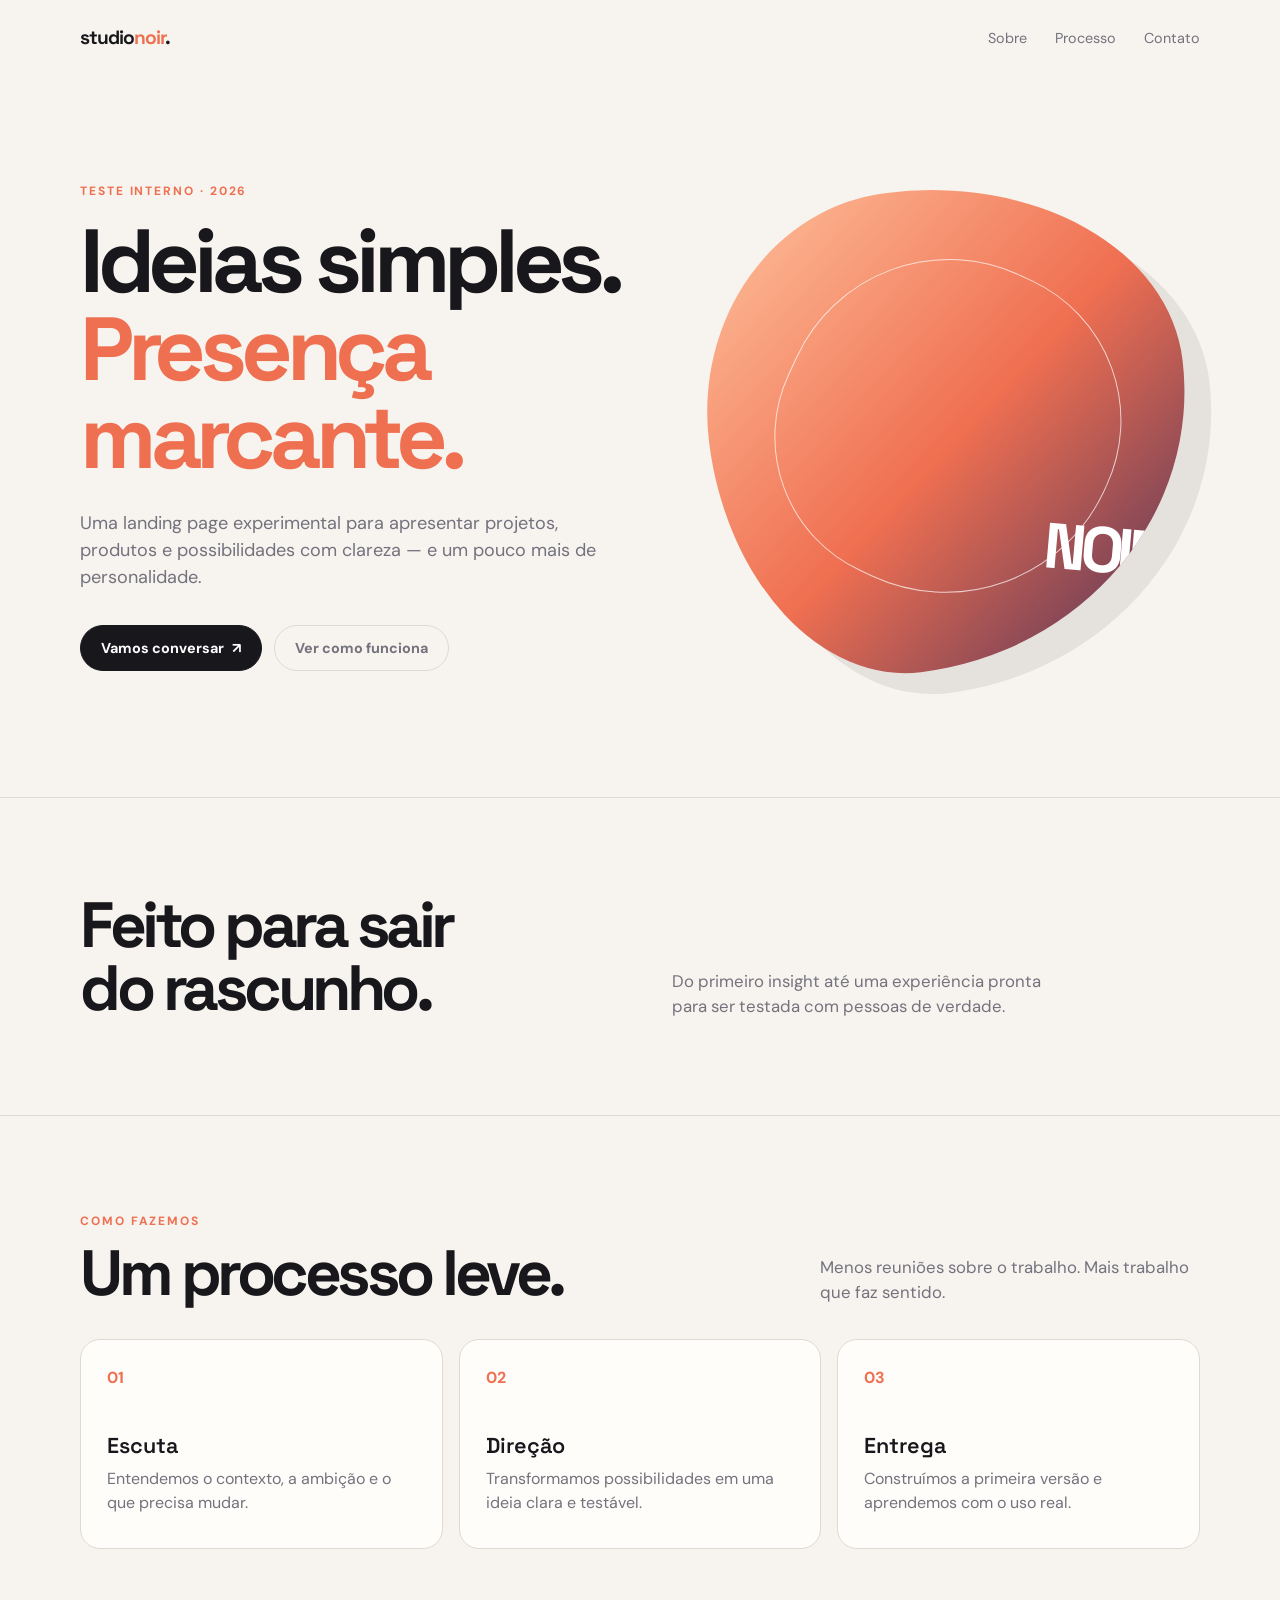
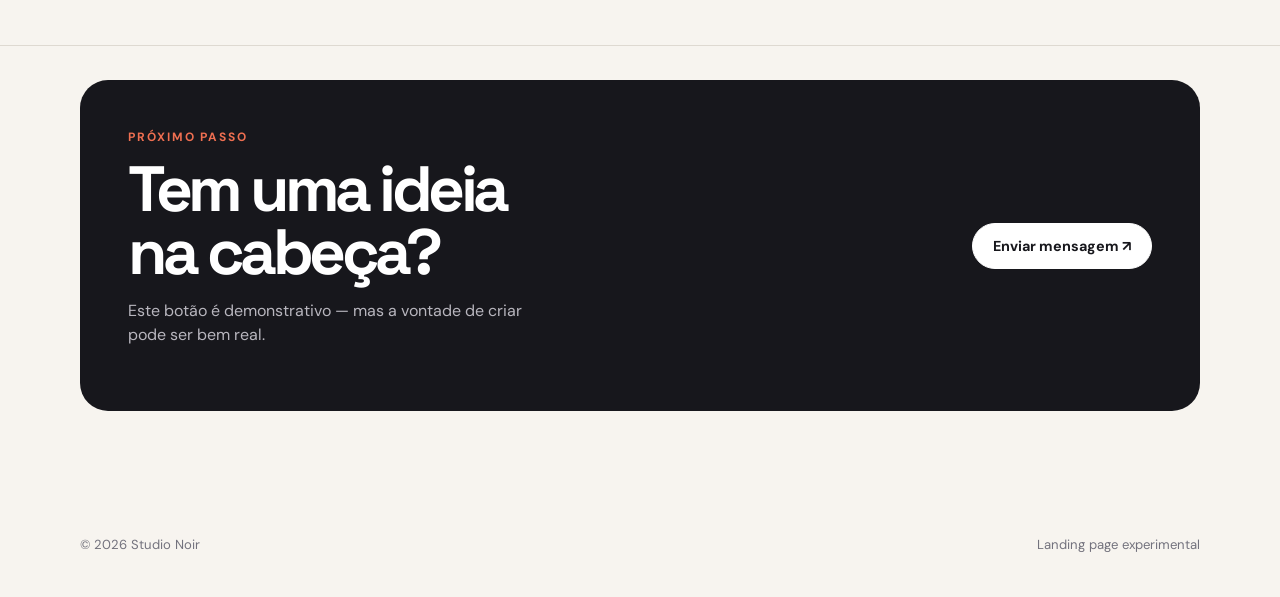
<file: index.html>
<!doctype html>
<html lang="pt-BR">
<head>
<meta charset="UTF-8">
<meta name="viewport" content="width=device-width, initial-scale=1.0">
<meta name="description" content="Landing page experimental do Studio Noir.">
<title>Noir — Ideias em movimento</title>
<link rel="preconnect" href="https://fonts.googleapis.com">
<link rel="preconnect" href="https://fonts.gstatic.com" crossorigin>
<link href="https://fonts.googleapis.com/css2?family=DM+Sans:wght@400;500;700&family=Space+Grotesk:wght@500;600;700&display=swap" rel="stylesheet">
<link rel="stylesheet" href="styles.css">
</head>
<body>
<header class="site-header"><a class="logo" href="#">studio<span>noir</span>.</a><button class="menu-toggle" type="button" aria-label="Abrir menu" aria-expanded="false">☰</button><nav class="nav" aria-label="Navegação principal"><a href="#sobre">Sobre</a><a href="#processo">Processo</a><a href="#contato">Contato</a></nav></header>
<main>
<section class="hero container"><div class="hero-copy"><p class="eyebrow">Teste interno · 2026</p><h1>Ideias simples.<br><em>Presença marcante.</em></h1><p class="hero-text">Uma landing page experimental para apresentar projetos, produtos e possibilidades com clareza — e um pouco mais de personalidade.</p><div class="actions"><a class="button button-primary" href="#contato">Vamos conversar <span>↗</span></a><a class="button button-ghost" href="#processo">Ver como funciona</a></div></div><div class="hero-art" aria-label="Forma abstrata colorida" role="img"><div class="art-ring"></div><span>NOIR</span></div></section>
<section class="intro section" id="sobre"><div class="container split"><h2>Feito para sair<br>do rascunho.</h2><p>Do primeiro insight até uma experiência pronta para ser testada com pessoas de verdade.</p></div></section>
<section class="process section" id="processo"><div class="container"><div class="section-heading"><div><p class="eyebrow">Como fazemos</p><h2>Um processo leve.</h2></div><p>Menos reuniões sobre o trabalho. Mais trabalho que faz sentido.</p></div><div class="cards"><article class="card"><span>01</span><h3>Escuta</h3><p>Entendemos o contexto, a ambição e o que precisa mudar.</p></article><article class="card"><span>02</span><h3>Direção</h3><p>Transformamos possibilidades em uma ideia clara e testável.</p></article><article class="card"><span>03</span><h3>Entrega</h3><p>Construímos a primeira versão e aprendemos com o uso real.</p></article></div></div></section>
<section class="contact section" id="contato"><div class="container contact-box"><div><p class="eyebrow">Próximo passo</p><h2>Tem uma ideia<br>na cabeça?</h2><p>Este botão é demonstrativo — mas a vontade de criar pode ser bem real.</p></div><button class="button button-light" id="contact-button" type="button">Enviar mensagem ↗</button></div></section>
</main><footer class="container footer"><span>© 2026 Studio Noir</span><span>Landing page experimental</span></footer><script src="script.js"></script>

<script type="module">
    (function(d) {
    window.omniChatQueueId = 224;
    window.omniChatDomain = 'ambientesdetesteunicocontato.atenderbem.com';
    var s = d.createElement('script');s.async = true;
    s.src = 'https://wc.a-tend.online/omnichat.min.js';
    (d.head || d.body).appendChild(s);
  })(document);
</script>

</body></html>
</file>
<file: styles.css>
:root{--ink:#17171c;--muted:#73727d;--paper:#f7f4ef;--accent:#ef6f51;--line:#ded9d1;--card:#fffdfa}
*{box-sizing:border-box}html{scroll-behavior:smooth}body{margin:0;background:var(--paper);color:var(--ink);font-family:"DM Sans",sans-serif;line-height:1.5}a{color:inherit;text-decoration:none}.container{width:min(1120px,calc(100% - 48px));margin:auto}
.site-header{width:min(1120px,calc(100% - 48px));margin:auto;padding:24px 0;display:flex;align-items:center;justify-content:space-between}.logo{font-family:"Space Grotesk",sans-serif;font-size:1.2rem;font-weight:700;letter-spacing:-.05em}.logo span{color:var(--accent)}.nav{display:flex;gap:28px;color:var(--muted);font-size:.9rem}.nav a:hover{color:var(--ink)}.menu-toggle{display:none;background:none;border:0;font-size:1.4rem}
.hero{min-height:720px;padding:92px 0 112px;display:grid;grid-template-columns:1.05fr .95fr;gap:64px;align-items:center}.eyebrow{color:var(--accent);font-size:.75rem;font-weight:700;letter-spacing:.16em;text-transform:uppercase;margin:0 0 18px}.hero h1,.section h2{font-family:"Space Grotesk",sans-serif;letter-spacing:-.07em;line-height:.98;margin:0}.hero h1{font-size:clamp(3.5rem,7vw,6.8rem)}.hero h1 em{color:var(--accent);font-style:normal}.hero-text{max-width:520px;color:var(--muted);font-size:1.13rem;margin:28px 0 0}.actions{display:flex;gap:12px;flex-wrap:wrap;margin-top:34px}.button{border-radius:999px;padding:13px 20px;font:700 .9rem "DM Sans",sans-serif;cursor:pointer;display:inline-flex;gap:8px;align-items:center;justify-content:center}.button-primary{background:var(--ink);color:#fff;border:1px solid var(--ink)}.button-primary:hover{background:var(--accent);border-color:var(--accent)}.button-ghost{border:1px solid var(--line);color:var(--muted)}.button-ghost:hover{border-color:var(--ink);color:var(--ink)}
.hero-art{width:min(100%,480px);aspect-ratio:1;margin:auto;border-radius:43% 57% 62% 38%/47% 42% 58% 53%;background:linear-gradient(140deg,#ffc39d,#ef6f51 52%,#4b3159);position:relative;overflow:hidden;box-shadow:24px 24px 0 rgba(23,23,28,.08);transform:rotate(-7deg)}.hero-art span{position:absolute;bottom:12%;right:9%;color:#fff;font:700 clamp(2rem,5vw,4.4rem) "Space Grotesk";letter-spacing:-.1em;transform:rotate(12deg)}.art-ring{position:absolute;inset:15%;border:1px solid rgba(255,255,255,.7);border-radius:50% 46% 52% 44%;transform:rotate(32deg)}
.section{border-top:1px solid var(--line);padding:96px 0}.split{display:grid;grid-template-columns:1fr 1fr;gap:64px;align-items:end}.section h2{font-size:clamp(2.5rem,5vw,4.6rem)}.split p,.section-heading>p{max-width:380px;color:var(--muted);font-size:1.05rem;margin:0}.section-heading{display:flex;justify-content:space-between;align-items:end;gap:28px;margin-bottom:34px}.section-heading .eyebrow{margin-bottom:12px}.cards{display:grid;grid-template-columns:repeat(3,1fr);gap:16px}.card{background:var(--card);border:1px solid var(--line);border-radius:20px;padding:26px;min-height:210px}.card span{color:var(--accent);font-weight:700}.card h3{font:600 1.35rem "Space Grotesk";margin:42px 0 8px}.card p{color:var(--muted);margin:0}.contact{padding-top:34px}.contact-box{background:var(--ink);color:#fff;border-radius:28px;padding:48px;display:flex;align-items:center;justify-content:space-between;gap:32px}.contact-box .eyebrow{margin-bottom:12px}.contact-box h2{font-size:clamp(2.5rem,5vw,4.5rem)}.contact-box p:not(.eyebrow){color:#b8b6be;max-width:430px}.button-light{background:#fff;color:var(--ink);border:1px solid #fff;white-space:nowrap}.button-light:hover{background:var(--accent);color:#fff;border-color:var(--accent)}.footer{display:flex;justify-content:space-between;color:var(--muted);font-size:.82rem;padding:28px 0 42px}
@media(max-width:800px){.nav{display:none}.menu-toggle{display:block}.nav.open{display:flex;position:absolute;right:24px;top:65px;background:var(--card);border:1px solid var(--line);border-radius:14px;padding:16px;flex-direction:column;gap:12px;z-index:2}.hero{grid-template-columns:1fr;padding:62px 0 84px;min-height:auto}.hero-art{margin-top:20px}.split,.cards{grid-template-columns:1fr}.section-heading,.contact-box{display:block}.section-heading>p{margin-top:14px}.contact-box .button-light{margin-top:25px}.footer{display:block}.footer span{display:block;margin-top:8px}}
</file>
